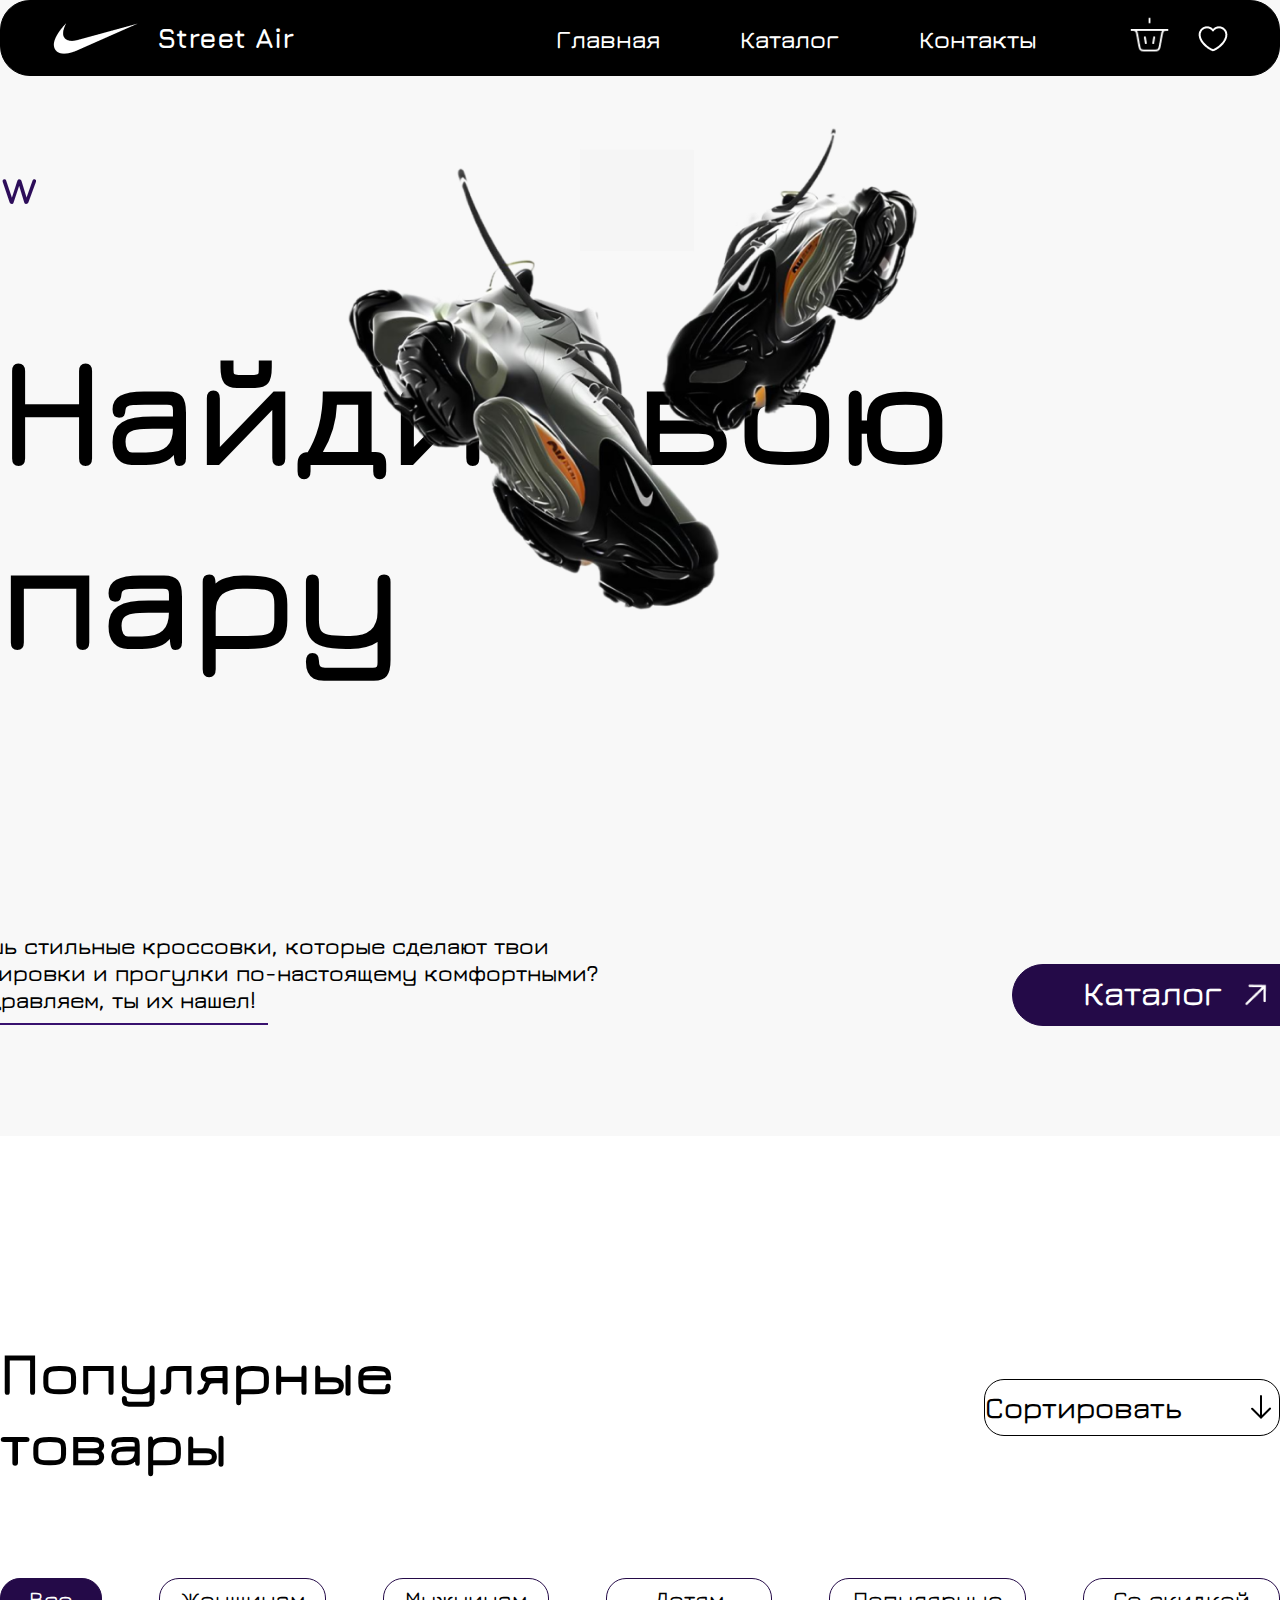
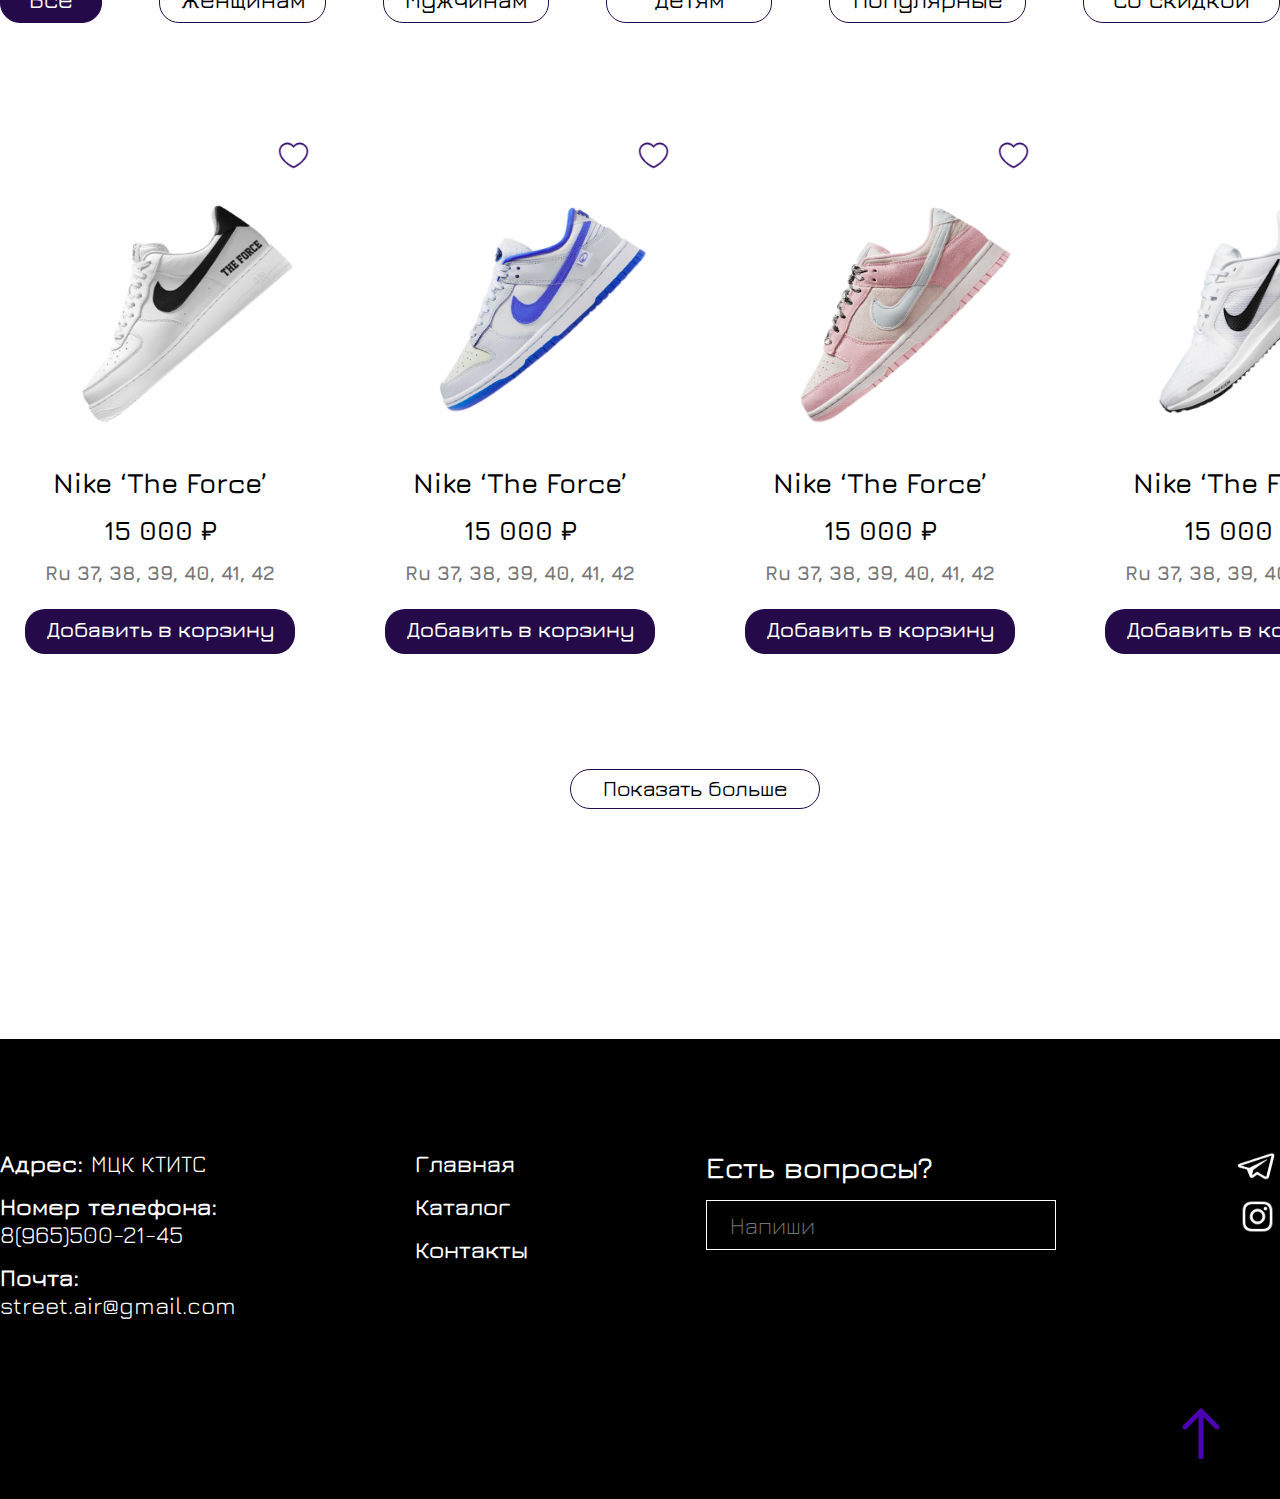
<file: index.html>
<!DOCTYPE html>
<html lang="ru">

<head>
    <meta charset="UTF-8">
    <meta http-equiv="X-UA-Compatible" content="IE=edge">
    <meta name="viewport" content="width=device-width, initial-scale=1.0">
    <link rel="shortcut icon" href="assets/header/Mask group1.png" type="image/x-icon">
    <link rel="stylesheet" href="assets/css/style.css">
    <title>Street Air</title>
</head>

<body>
    <a class="to-up" href="#"></a>
    <!--HEADER-->
    <header>
        <div class="container">
            <div class="head">
                <div class="head-logo">
                    <img src="assets/header/Mask group.png" alt="#">
                    <p>Street Air</p>
                </div>

                <div class="head-text">
                    <input type="checkbox" id="burger">
                    <label for="burger"></label>
                    <div class="menu">
                        <nav>
                            <a href="index.html" class="nav_a">Главная</a>
                            <a href="catalog.html" class="nav_a">Каталог</a>
                            <a href="#contacts" class="nav_a">Контакты</a>
                        </nav>
                    </div>
                    <div class="head-text-icon">
                        <a href="korzina.html"><img src="assets/header/lets-icons_basket.png" alt="#"></a>
                        <img class="heart" src="assets/header/icon-park-outline_like.png" alt="#">
                    </div>
                </div>
            </div>

        </div>
        </div>
    </header>
    <!--HEADER-->


    <!--BANNER-->
    <div class="banner">
        <div class="container">
            <div class="banner-block">
                <div class="banner-icon">
                    <a href="#popular">new</a>
                    <div class="banner-icon-img">
                        <img src="assets/banner/image 8.png" alt="#">
                        <img src="assets/banner/image 9.png" alt="#">
                    </div>
                </div>

                <h1>Найди свою пару</h1>
                <div class="banner-img">
                    <img src="assets/banner/Group 1.png" alt="#">
                </div>

                <div class="banner-text">
                    <p>Ищешь стильные кроссовки, которые сделают твои тренировки и прогулки по-настоящему комфортными?
                        Поздравляем, ты их нашел!</p>
                    <div class="banner-text-btn">
                        <a href="catalog.html">Каталог</a>
                        <img src="assets/banner/clarity_arrow-line.png" alt="#">
                    </div>
                </div>
            </div>
        </div>
    </div>
    <!--BANNER-->


    <!--POPULAR-->
    <div id="popular" class="popular">
        <div class="container">
            <div class="popular-block">
                <div class="popular-title">
                    <h2>Популярные товары</h2>
                    <div class="popular-title-btn">
                        <a href="#">Сортировать</a>
                        <img src="assets/popular/clarity_arrow-line.png" alt="#">
                    </div>
                </div>

                <div class="popular-categories">
                    <a class="purple" href="#">Все</a>
                    <a href="#">Женщинам</a>
                    <a href="#">Мужчинам</a>
                    <a href="#">Детям</a>
                    <a class="big" href="#">Популярные</a>
                    <a class="big" href="#">Со скидкой</a>
                </div>

                <div class="popular-cards">
                    <div class="popular-card">
                        <div class="popular-card-img">
                            <img src="assets/popular/icon-park-outline_like.png" alt="#">
                            <img class="sneakers" src="assets/popular/Group 3.png" alt="#">
                        </div>
                        <div class="popular-card-text">
                            <h5>Nike ‘The Forсe’</h5>
                            <p class="price">15 000 ₽</p>
                            <p>Ru 37, 38, 39, 40, 41, 42 </p>
                        </div>
                        <a href="korzina.html">Добавить в корзину</a>
                    </div>

                    <div class="popular-card">
                        <div class="popular-card-img">
                            <img src="assets/popular/icon-park-outline_like.png" alt="#">
                            <img class="sneakers"
                                src="assets/popular/fa41b292668ea5515579c37b588d17bd6eeea10b_original 1.png" alt="#">
                        </div>
                        <div class="popular-card-text">
                            <h5>Nike ‘The Forсe’</h5>
                            <p class="price">15 000 ₽</p>
                            <p>Ru 37, 38, 39, 40, 41, 42 </p>
                        </div>
                        <a href="korzina.html">Добавить в корзину</a>
                    </div>

                    <div class="popular-card">
                        <div class="popular-card-img">
                            <img src="assets/popular/icon-park-outline_like.png" alt="#">
                            <img class="sneakers"
                                src="assets/popular/4799c2038b54c4da83403f87fa90fcb45805e352_original 1.png" alt="#">
                        </div>
                        <div class="popular-card-text">
                            <h5>Nike ‘The Forсe’</h5>
                            <p class="price">15 000 ₽</p>
                            <p>Ru 37, 38, 39, 40, 41, 42 </p>
                        </div>
                        <a href="korzina.html">Добавить в корзину</a>
                    </div>

                    <div class="popular-card">
                        <div class="popular-card-img">
                            <img src="assets/popular/icon-park-outline_like.png" alt="#">
                            <img class="sneakers" src="assets/popular/2ddfe12382df4ceca29f96ac99567703 1.png" alt="#">
                        </div>
                        <div class="popular-card-text">
                            <h5>Nike ‘The Forсe’</h5>
                            <p class="price">15 000 ₽</p>
                            <p>Ru 37, 38, 39, 40, 41, 42 </p>
                        </div>
                        <a href="korzina.html">Добавить в корзину</a>
                    </div>
                </div>
                <a class="view" href="#">Показать больше</a>
            </div>
        </div>
    </div>
    <!--POPULAR-->


    <!--FOOTER-->
    <footer>
        <div id="contacts" class="container">
            <div class="footer-block">
                <div class="footer-info">
                    <p> <span class="black"> Адрес: </span> МЦК КТИТС</p>
                    <p><span class="black">Номер телефона:</span> <br>8(965)500-21-45</p>
                    <p><span class="black">Почта:</span><br> street.air@gmail.com</p>
                </div>
                <div class="footer-nav">
                    <a href="index.html">Главная</a>
                    <a href="catalog.html">Каталог</a>
                    <a href="#contacts">Контакты</a>
                </div>
                <div class="footer-answ">
                    <p>Есть вопросы?</p>
                    <input type="text" placeholder="Напиши">
                </div>
                <div class="footer-img">
                    <img src="assets/foo/Mask group.png" alt="#">
                    <img src="assets/foo/Mask group1.png" alt="#">
                </div>
            </div>
        </div>
    </footer>
    <!--FOOTER-->

</body>

</html>
</file>
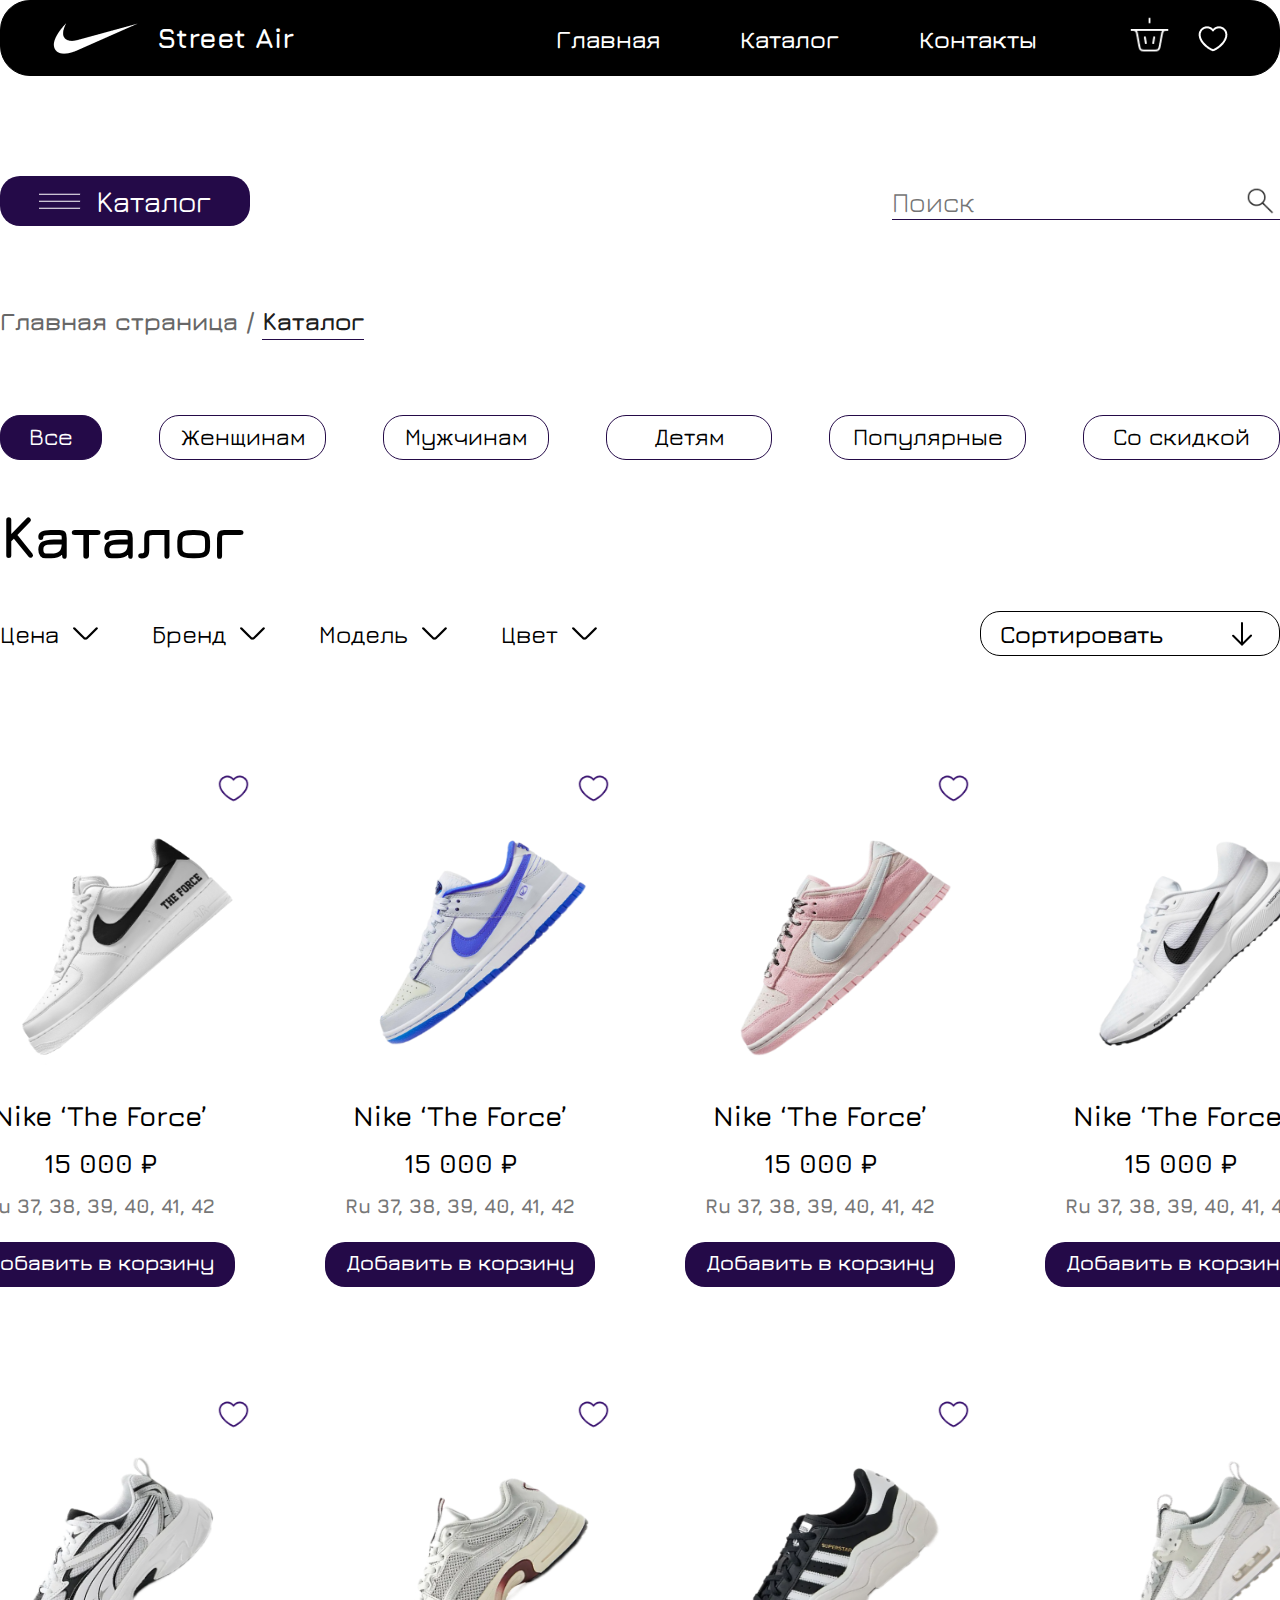
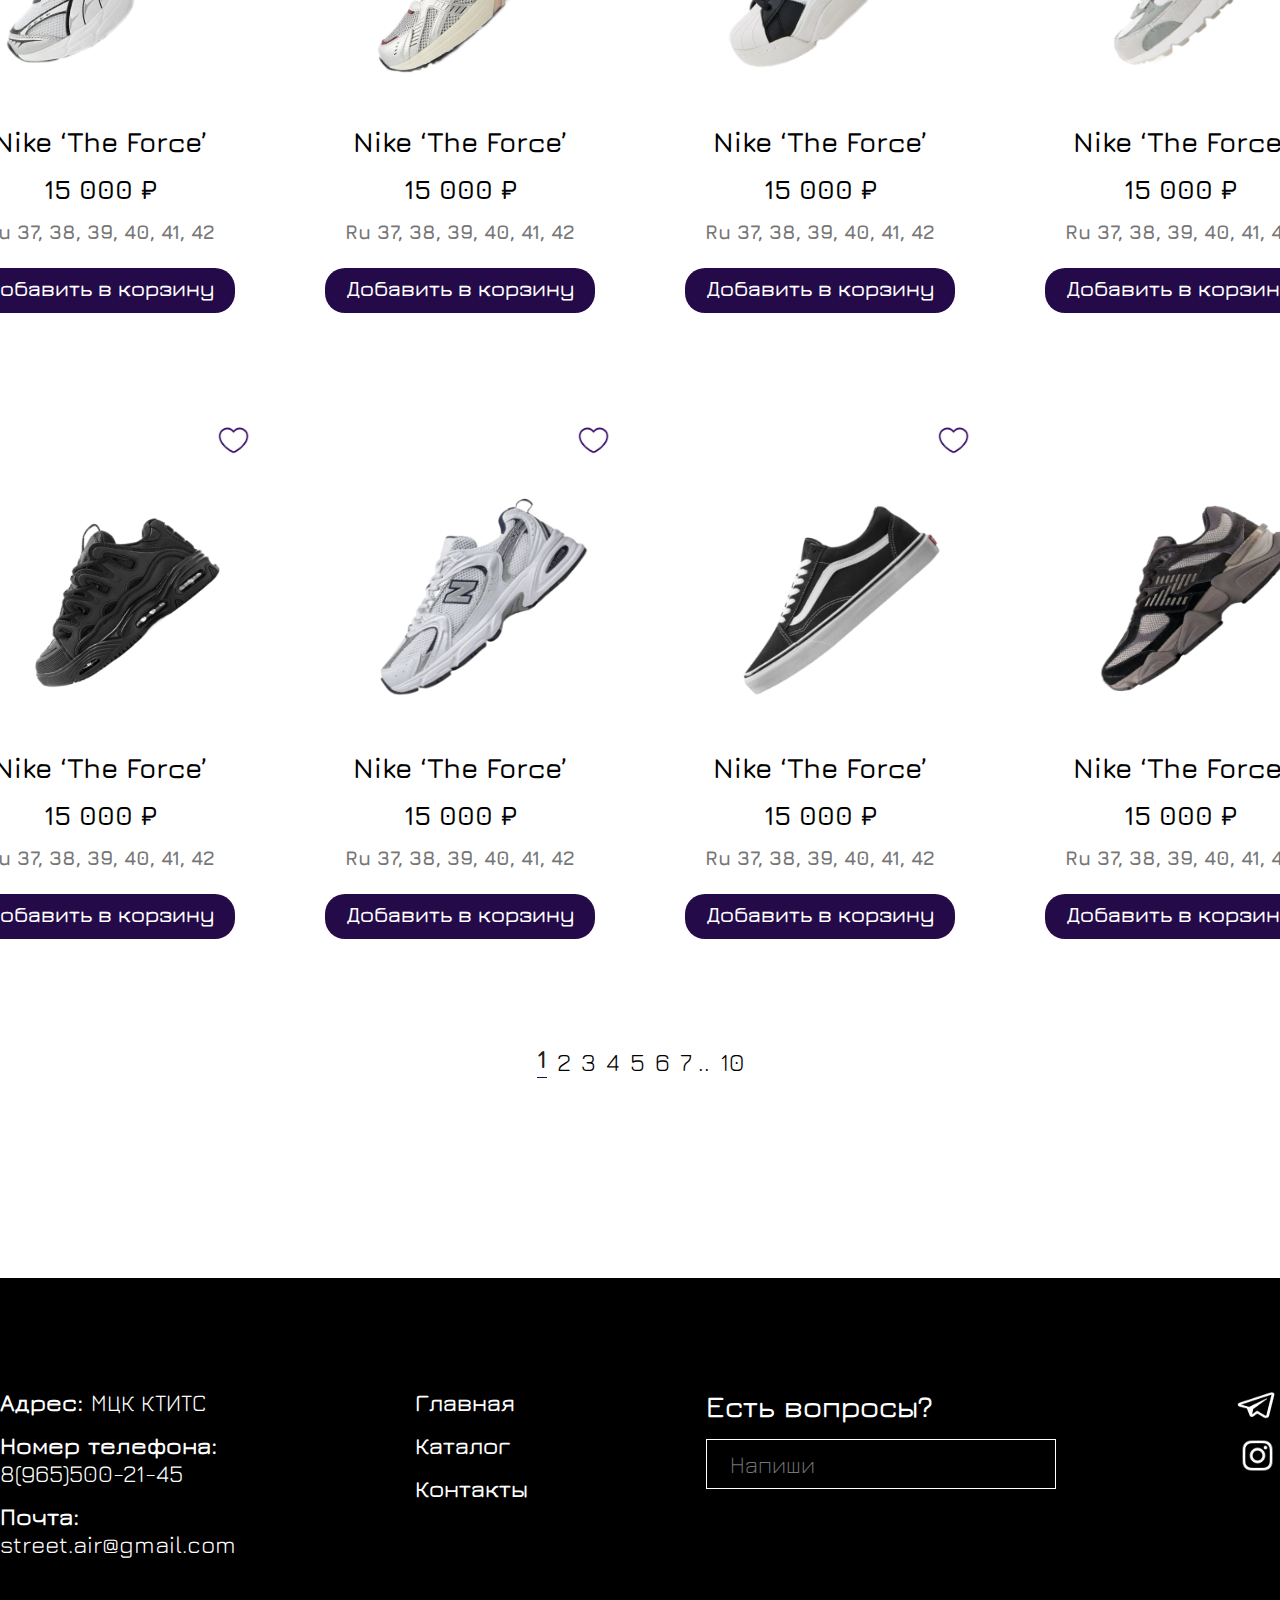
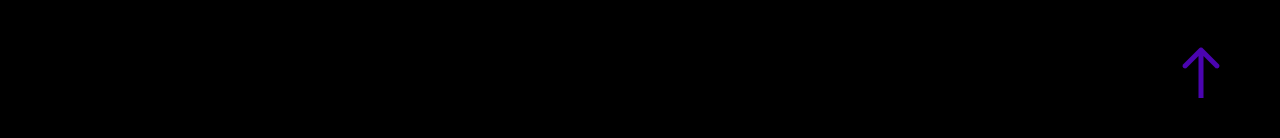
<file: catalog.html>
<!DOCTYPE html>
<html lang="ru">

<head>
    <meta charset="UTF-8">
    <meta http-equiv="X-UA-Compatible" content="IE=edge">
    <meta name="viewport" content="width=device-width, initial-scale=1.0">
    <link rel="stylesheet" href="assets/css/style.css">
    <link rel="shortcut icon" href="assets/header/Mask group1.png" type="image/x-icon">
    <title>Street Air</title>
</head>

<body>
    <a class="to-up" href="#"></a>
    <!--HEADER-->
    <div class="header">
        <div class="container">
            <div class="head">
                <div class="head-logo">
                    <img src="assets/header/Mask group.png" alt="#">
                    <p>Street Air</p>
                </div>

                <div class="head-text">
                    <input type="checkbox" id="burger">
                    <label for="burger"></label>
                    <div class="menu">
                        <nav>
                            <a href="index.html" class="nav_a">Главная</a>
                            <a href="catalog.html" class="nav_a">Каталог</a>
                            <a href="#contacts" class="nav_a">Контакты</a>
                        </nav>
                    </div>
                    <div class="head-text-icon">
                        <a href="korzina.html"> <img src="assets/header/lets-icons_basket.png" alt="#"></a>
                        <img class="heart" src="assets/header/icon-park-outline_like.png" alt="#">
                    </div>
                </div>
            </div>
        </div>
    </div>
    <!--HEADER-->


    <!--CATALOG-->
    <div class="catalog">
        <div class="container">
            <div class="catalog-block">
                <div class="catalog-head">
                    <div class="catalog-head-menu">
                        <div class="catalog-head-menu-img">
                            <img src="assets/catalog/Line 4.png" alt="#">
                            <img src="assets/catalog/Line 4.png" alt="#">
                            <img src="assets/catalog/Line 4.png" alt="#">
                        </div>
                        <p>Kаталог</p>
                    </div>
                    <div class="catalog-head-search">
                        <input type="text" placeholder="Поиск">
                        <img src="assets/catalog/material-symbols-light_search.png" alt="#">
                    </div>
                </div>

                <p class="p">Главная страница / <span class="black"> Kаталог </span></p>

                <div class="popular-categories">
                    <a class="purple" href="#">Все</a>
                    <a href="#">Женщинам</a>
                    <a href="#">Мужчинам</a>
                    <a href="#">Детям</a>
                    <a class="big" href="#">Популярные</a>
                    <a class="big" href="#">Со скидкой</a>
                </div>

                <h2>Kаталог</h2>

                <div class="catalog-filter">
                    <div class="catalog-filter-arrow">
                        <div class="catalog-filter-arrow-1">
                            <a href="#">Цeна</a>
                            <img src="assets/catalog/oui_arrow-up.png" alt="#">
                        </div>
                        <div class="catalog-filter-arrow-1">
                            <a href="#">Брeнд</a>
                            <img src="assets/catalog/oui_arrow-up.png" alt="#">
                        </div>
                        <div class="catalog-filter-arrow-1">
                            <a href="#">Модeль</a>
                            <img src="assets/catalog/oui_arrow-up.png" alt="#">
                        </div>
                        <div class="catalog-filter-arrow-1">
                            <a href="#">Цвeт</a>
                            <img src="assets/catalog/oui_arrow-up.png" alt="#">
                        </div>
                    </div>

                    <div class="catalog-title-btn">
                        <a href="#">Сортировать</a>
                        <img src="assets/popular/clarity_arrow-line.png" alt="#">
                    </div>
                </div>



                <div class="catalog-cards">
                    <div class="catalog-cards-group">
                        <div class="popular-card">
                            <div class="popular-card-img">
                                <img src="assets/popular/icon-park-outline_like.png" alt="#">
                                <img class="sneakers" src="assets/popular/Group 3.png" alt="#">
                            </div>
                            <div class="popular-card-text">
                                <h5>Nike ‘The Forсe’</h5>
                                <p class="price">15 000 ₽</p>
                                <p>Ru 37, 38, 39, 40, 41, 42 </p>
                            </div>
                            <a href="korzina.html">Добавить в корзину</a>
                        </div>

                        <div class="popular-card">
                            <div class="popular-card-img">
                                <img src="assets/popular/icon-park-outline_like.png" alt="#">
                                <img class="sneakers"
                                    src="assets/popular/fa41b292668ea5515579c37b588d17bd6eeea10b_original 1.png"
                                    alt="#">
                            </div>
                            <div class="popular-card-text">
                                <h5>Nike ‘The Forсe’</h5>
                                <p class="price">15 000 ₽</p>
                                <p>Ru 37, 38, 39, 40, 41, 42 </p>
                            </div>
                            <a href="korzina.html">Добавить в корзину</a>
                        </div>

                        <div class="popular-card">
                            <div class="popular-card-img">
                                <img src="assets/popular/icon-park-outline_like.png" alt="#">
                                <img class="sneakers"
                                    src="assets/popular/4799c2038b54c4da83403f87fa90fcb45805e352_original 1.png"
                                    alt="#">
                            </div>
                            <div class="popular-card-text">
                                <h5>Nike ‘The Forсe’</h5>
                                <p class="price">15 000 ₽</p>
                                <p>Ru 37, 38, 39, 40, 41, 42 </p>
                            </div>
                            <a href="korzina.html">Добавить в корзину</a>
                        </div>

                        <div class="popular-card">
                            <div class="popular-card-img">
                                <img src="assets/popular/icon-park-outline_like.png" alt="#">
                                <img class="sneakers" src="assets/popular/2ddfe12382df4ceca29f96ac99567703 1.png"
                                    alt="#">
                            </div>
                            <div class="popular-card-text">
                                <h5>Nike ‘The Forсe’</h5>
                                <p class="price">15 000 ₽</p>
                                <p>Ru 37, 38, 39, 40, 41, 42 </p>
                            </div>
                            <a href="korzina.html">Добавить в корзину</a>
                        </div>
                    </div>


                    <div class="catalog-cards-group">
                        <div class="popular-card">
                            <div class="popular-card-img">
                                <img src="assets/popular/icon-park-outline_like.png" alt="#">
                                <img class="sneakers" src="assets/catalog/1.png" alt="#">
                            </div>
                            <div class="popular-card-text">
                                <h5>Nike ‘The Forсe’</h5>
                                <p class="price">15 000 ₽</p>
                                <p>Ru 37, 38, 39, 40, 41, 42 </p>
                            </div>
                            <a href="korzina.html">Добавить в корзину</a>
                        </div>

                        <div class="popular-card">
                            <div class="popular-card-img">
                                <img src="assets/popular/icon-park-outline_like.png" alt="#">
                                <img class="sneakers" src="assets/catalog/2.png" alt="#">
                            </div>
                            <div class="popular-card-text">
                                <h5>Nike ‘The Forсe’</h5>
                                <p class="price">15 000 ₽</p>
                                <p>Ru 37, 38, 39, 40, 41, 42 </p>
                            </div>
                            <a href="korzina.html">Добавить в корзину</a>
                        </div>

                        <div class="popular-card">
                            <div class="popular-card-img">
                                <img src="assets/popular/icon-park-outline_like.png" alt="#">
                                <img class="sneakers" src="assets/catalog/3.png" alt="#">
                            </div>
                            <div class="popular-card-text">
                                <h5>Nike ‘The Forсe’</h5>
                                <p class="price">15 000 ₽</p>
                                <p>Ru 37, 38, 39, 40, 41, 42 </p>
                            </div>
                            <a href="korzina.html">Добавить в корзину</a>
                        </div>

                        <div class="popular-card">
                            <div class="popular-card-img">
                                <img src="assets/popular/icon-park-outline_like.png" alt="#">
                                <img class="sneakers" src="assets/catalog/4.png" alt="#">
                            </div>
                            <div class="popular-card-text">
                                <h5>Nike ‘The Forсe’</h5>
                                <p class="price">15 000 ₽</p>
                                <p>Ru 37, 38, 39, 40, 41, 42 </p>
                            </div>
                            <a href="korzina.html">Добавить в корзину</a>
                        </div>
                    </div>



                    <div class="catalog-cards-group">
                        <div class="popular-card">
                            <div class="popular-card-img">
                                <img src="assets/popular/icon-park-outline_like.png" alt="#">
                                <img class="sneakers" src="assets/catalog/5.png" alt="#">
                            </div>
                            <div class="popular-card-text">
                                <h5>Nike ‘The Forсe’</h5>
                                <p class="price">15 000 ₽</p>
                                <p>Ru 37, 38, 39, 40, 41, 42 </p>
                            </div>
                            <a href="korzina.html">Добавить в корзину</a>
                        </div>

                        <div class="popular-card">
                            <div class="popular-card-img">
                                <img src="assets/popular/icon-park-outline_like.png" alt="#">
                                <img class="sneakers" src="assets/catalog/6.png" alt="#">
                            </div>
                            <div class="popular-card-text">
                                <h5>Nike ‘The Forсe’</h5>
                                <p class="price">15 000 ₽</p>
                                <p>Ru 37, 38, 39, 40, 41, 42 </p>
                            </div>
                            <a href="tovar.html">Добавить в корзину</a>
                        </div>

                        <div class="popular-card">
                            <div class="popular-card-img">
                                <img src="assets/popular/icon-park-outline_like.png" alt="#">
                                <img class="sneakers" src="assets/catalog/7.png" alt="#">
                            </div>
                            <div class="popular-card-text">
                                <h5>Nike ‘The Forсe’</h5>
                                <p class="price">15 000 ₽</p>
                                <p>Ru 37, 38, 39, 40, 41, 42 </p>
                            </div>
                            <a href="korzina.html">Добавить в корзину</a>
                        </div>

                        <div class="popular-card">
                            <div class="popular-card-img">
                                <img src="assets/popular/icon-park-outline_like.png" alt="#">
                                <img class="sneakers" src="assets/catalog/8.png" alt="#">
                            </div>
                            <div class="popular-card-text">
                                <h5>Nike ‘The Forсe’</h5>
                                <p class="price">15 000 ₽</p>
                                <p>Ru 37, 38, 39, 40, 41, 42 </p>
                            </div>
                            <a href="korzina.html">Добавить в корзину</a>
                        </div>
                    </div>
                    <div class="catalog-numbers">
                        <p class="black">1</p>
                        <p>2</p>
                        <p>3</p>
                        <p>4</p>
                        <p>5</p>
                        <p>6</p>
                        <p>7 ..</p>
                        <p>10</p>
                    </div>
                </div>




            </div>
        </div>
    </div>
    <!--CATALOG-->


    <!--FOOTER-->
    <footer>
        <div id="contacts" class="container">
            <div class="footer-block">
                <div class="footer-info">
                    <p> <span class="black"> Адрес: </span> МЦК КТИТС</p>
                    <p><span class="black">Номер телефона:</span> <br>8(965)500-21-45</p>
                    <p><span class="black">Почта:</span><br> street.air@gmail.com</p>
                </div>
                <div class="footer-nav">
                    <a href="index.html">Главная</a>
                    <a href="catalog.html">Каталог</a>
                    <a href="#contacts">Контакты</a>
                </div>
                <div class="footer-answ">
                    <p>Есть вопросы?</p>
                    <input type="text" placeholder="Напиши">
                </div>
                <div class="footer-img">
                    <img src="assets/foo/Mask group.png" alt="#">
                    <img src="assets/foo/Mask group1.png" alt="#">
                </div>
            </div>
        </div>
    </footer>
    <!--FOOTER-->

</body>

</html>
</file>
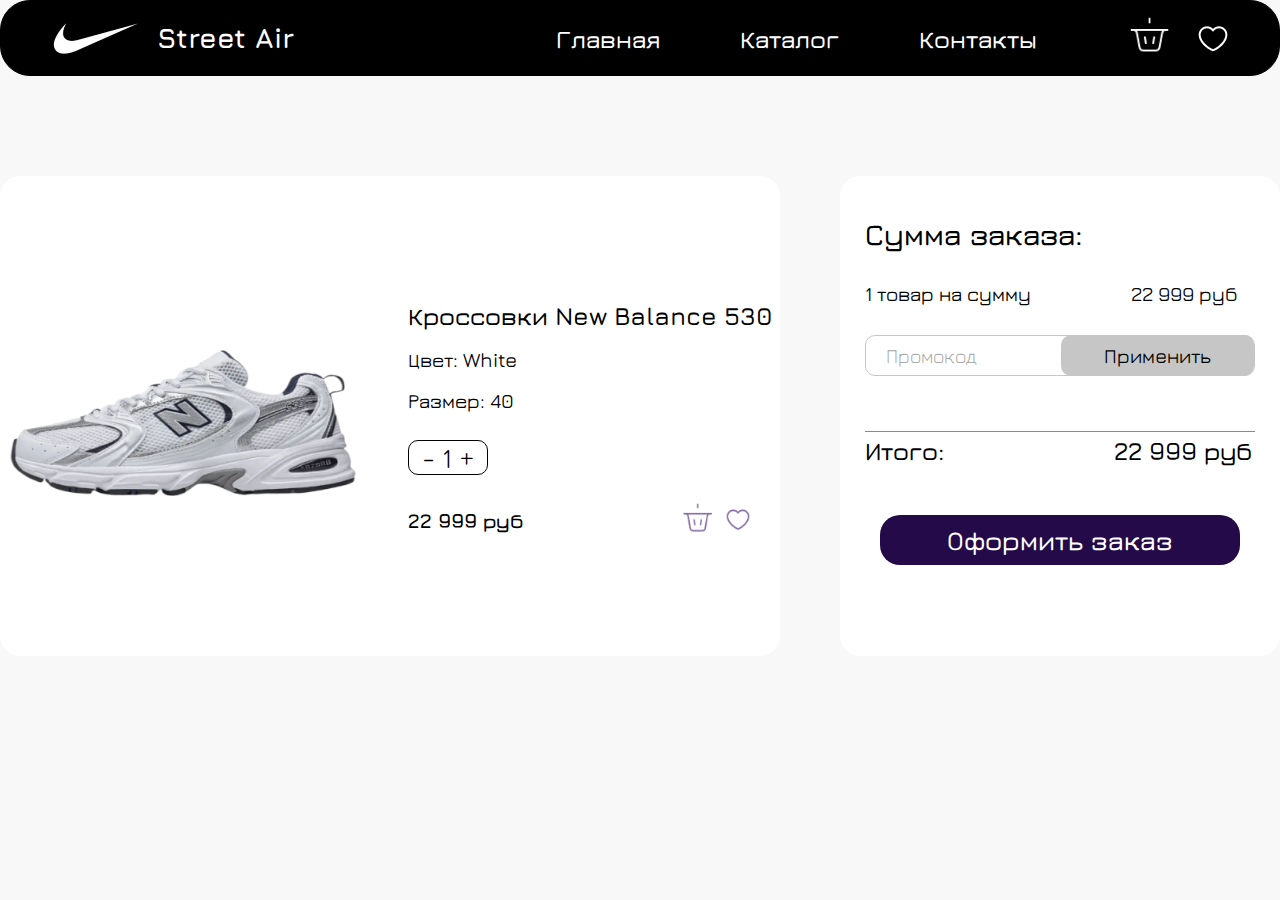
<file: korzina.html>
<!DOCTYPE html>
<html lang="ru">

<head>
    <meta charset="UTF-8">
    <meta http-equiv="X-UA-Compatible" content="IE=edge">
    <meta name="viewport" content="width=device-width, initial-scale=1.0">
    <link rel="stylesheet" href="assets/css/style.css">
    <link rel="shortcut icon" href="assets/header/Mask group1.png" type="image/x-icon">
    <title>Street Air</title>
</head>

<body class="color">
    <!--HEADER-->
    <header>
        <div class="container">
            <div class="head">
                <div class="head-logo">
                    <img src="assets/header/Mask group.png" alt="#">
                    <p>Street Air</p>
                </div>

                <div class="head-text">
                    <input type="checkbox" id="burger">
                    <label for="burger"></label>
                    <div class="menu">
                        <nav>
                            <a href="index.html" class="nav_a">Главная</a>
                            <a href="catalog.html" class="nav_a">Каталог</a>
                            <a href="#contacts" class="nav_a">Контакты</a>
                        </nav>
                    </div>
                    <div class="head-text-icon">
                        <a href="korzina.html"><img src="assets/header/lets-icons_basket.png" alt="#"></a>
                        <img class="heart" src="assets/header/icon-park-outline_like.png" alt="#">
                    </div>
                </div>
            </div>
        </div>
    </header>
    <!--HEADER-->

    <!--KORZINA-->
    <div class="korzina">
        <div class="container">
            <div class="korzina-block">
                <div class="korzina-card-1">
                    <img src="assets/korzina/ff62dbfbcf964e2c9b165397f376ab9a-fotor-bg-remover-20240129191559 3.png"
                        alt="#">
                    <div class="korzina-card-1-text">
                        <h3>Кроссовки New Balance 530</h3>
                        <p>Цвет: White</p>
                        <p>Размер: 40 </p>
                        <a href="#">- 1 +</a>
                        <div class="price">
                            <p>22 999 руб</p>
                            <!-- Привeт зарина мандарина -->
                            <div class="price-btn">
                                <img src="assets/korzina/Vector.png" alt="#">
                                <img class="like" src="assets/korzina/icon-park-outline_like.png" alt="#">
                            </div>
                        </div>

                    </div>
                </div>
                <div class="korzina-card-2">
                    <h3>Сумма заказа:</h3>
                    <div class="price">
                        <p>1 товар на сумму</p>
                        <p>22 999 руб</p>
                    </div>

                    <div class="promo">
                        <div class="promo-btn">
                            <input type="text" placeholder="Промокод">
                        </div>
                        <div class="promo-btn2">
                            <p>Примeнить</p>
                        </div>
                    </div>

                    <div class="new-price">
                        <p>Итого:</p>
                        <p>22 999 руб</p>
                    </div>

                    <button>Оформить заказ</button>
                </div>
            </div>
        </div>
    </div>
    <!--KORZINA-->




</body>

</html>
</file>
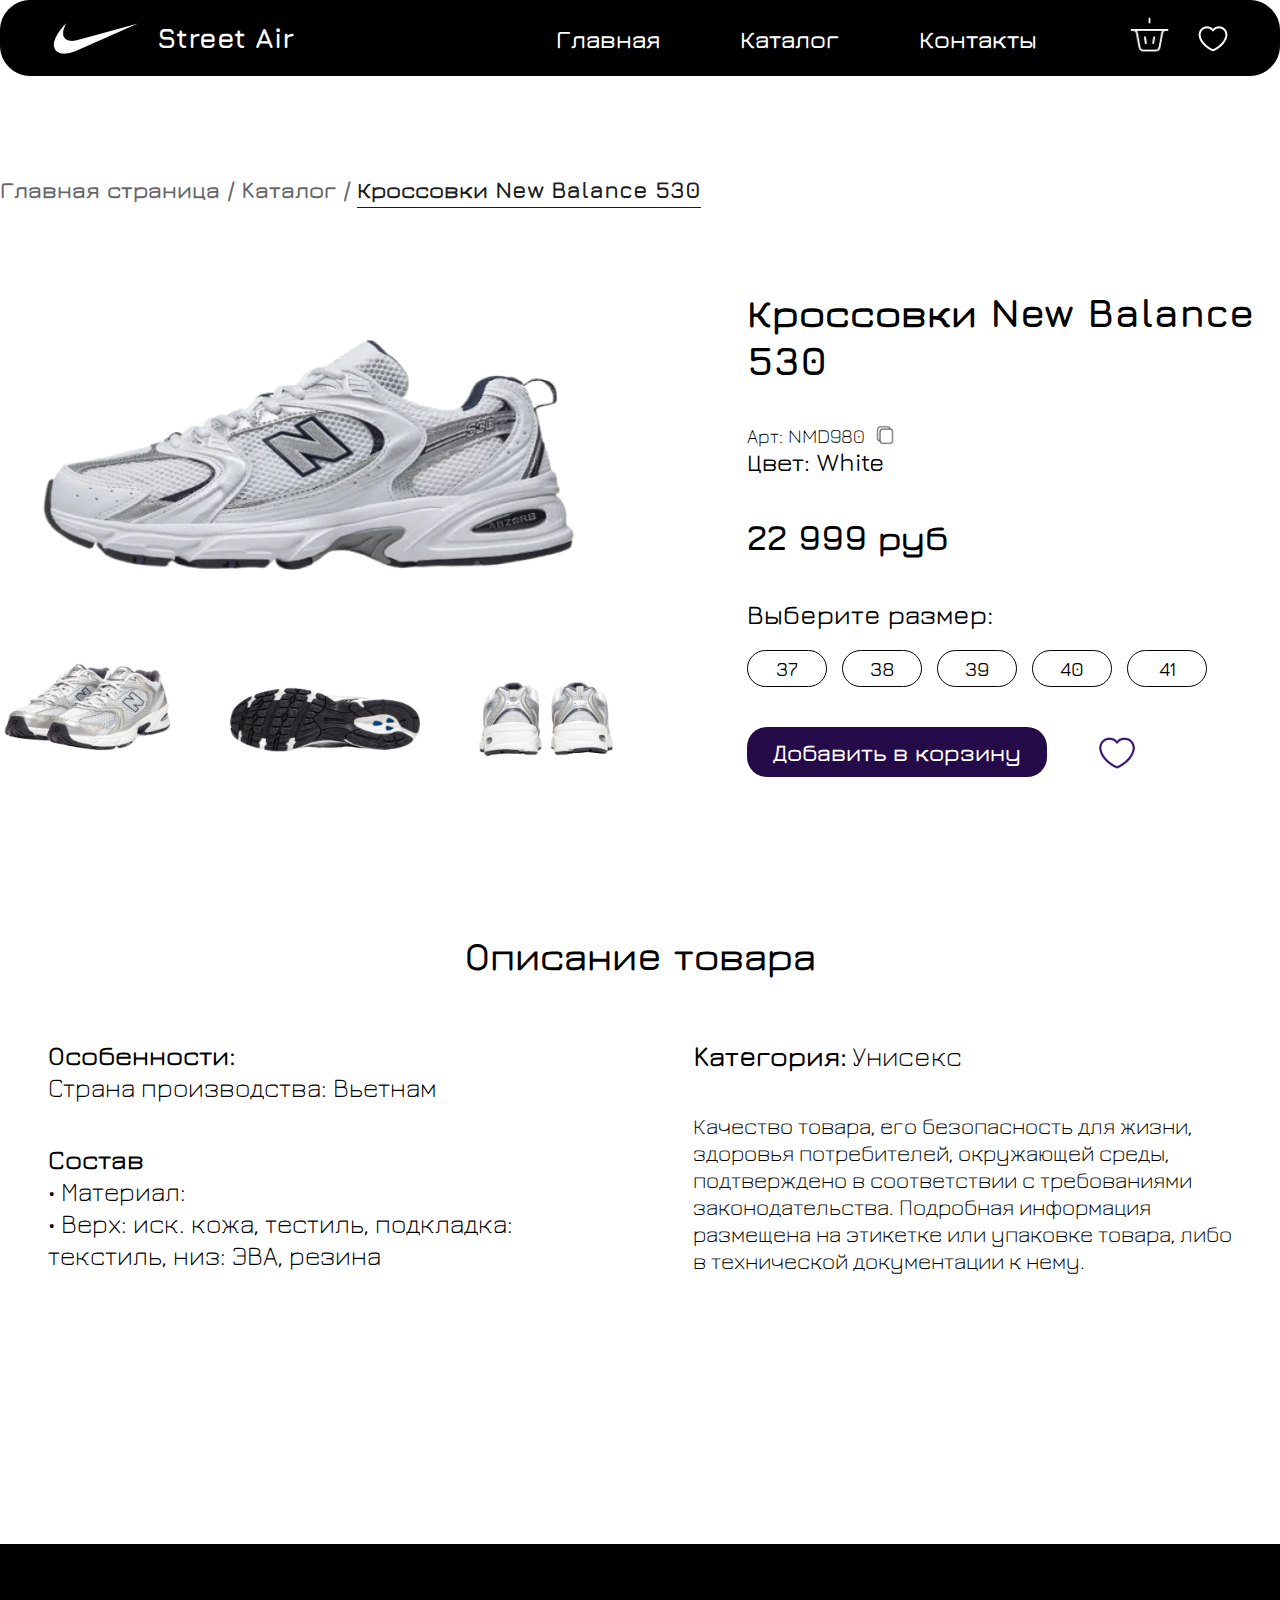
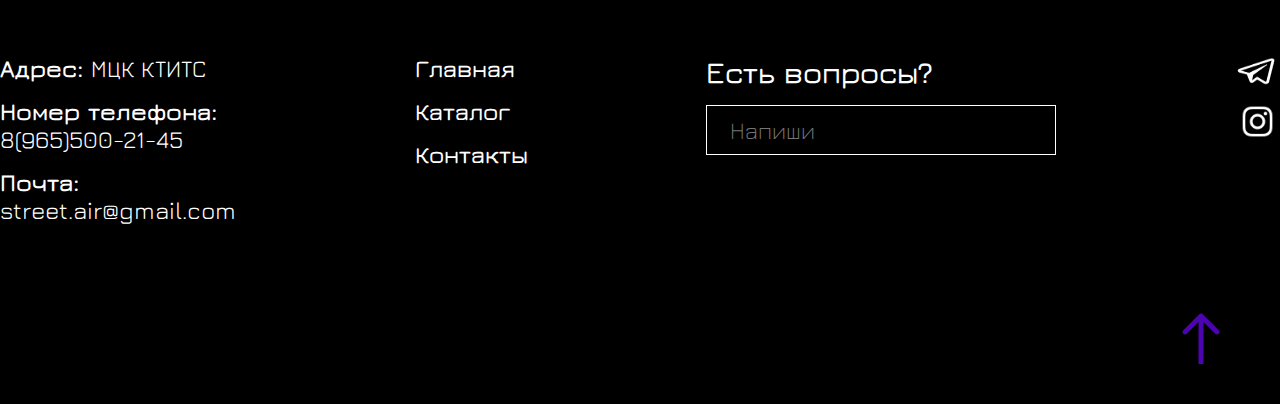
<file: tovar.html>
<!DOCTYPE html>
<html lang="ru">

<head>
    <meta charset="UTF-8">
    <meta name="viewport" content="width=device-width, initial-scale=1.0">
    <link rel="stylesheet" href="assets/css/style.css">
    <link rel="shortcut icon" href="assets/header/Mask group1.png" type="image/x-icon">
    <title>Street Air</title>
</head>

<body>
    <a class="to-up" href="#"></a>
    <!--HEADER-->
    <div class="header">
        <div class="container">
            <div class="head">
                <div class="head-logo">
                    <img src="assets/header/Mask group.png" alt="#">
                    <p>Street Air</p>
                </div>

                <div class="head-text">
                    <input type="checkbox" id="burger">
                    <label for="burger"></label>
                    <div class="menu">
                        <nav>
                            <a href="index.html" class="nav_a">Главная</a>
                            <a href="catalog.html" class="nav_a">Каталог</a>
                            <a href="#contacts" class="nav_a">Контакты</a>
                        </nav>
                    </div>
                    <div class="head-text-icon">
                        <a href="korzina.html"><img src="assets/header/lets-icons_basket.png" alt="#"></a>
                        <img class="heart" src="assets/header/icon-park-outline_like.png" alt="#">
                    </div>
                </div>
            </div>
        </div>
    </div>
    <!--HEADER-->

    <!--TOVAR-->
    <div class="tovar">
        <div class="container">
            <div class="tovar-block">
                <p class="p">Главная страница / Kаталог / <span class="black"> Кроссовки New Balance 530</span></p>
                <div class="tovar-content">
                    <div class="tovar-content-part1">
                        <div class="tovar-content-img">
                            <img src="assets/tovar/1.png" alt="#">
                            <div class="tovar-content-img-small">
                                <img src="assets/tovar/2.png" alt="#">
                                <img class="two" src="assets/tovar/3.png" alt="#">
                                <img class="three" src="assets/tovar/4.png" alt="#">
                            </div>
                        </div>

                        <div class="tovar-content-text">
                            <h2>Кроссовки New Balance 530</h2>

                            <div class="art-color">
                                <div class="art">
                                    <p>Арт: NMD980</p>
                                    <img src="assets/tovar/solar_copy-outline.png" alt="#">
                                </div>
                                <p>Цвет: White</p>
                            </div>

                            <p class="price">22 999 руб</p>

                            <div class="size">
                                <p>Выбeритe размeр:</p>
                                <div class="size-btn">
                                    <a href="#">37</a>
                                    <a href="#">38</a>
                                    <a href="#">39</a>
                                    <a href="#">40</a>
                                    <a href="#">41</a>
                                </div>
                            </div>

                            <div class="tovar-btn">
                                <a href="#">Добавить в корзину </a>
                                <img src="assets/tovar/icon-park-outline_like (1).png" alt="#">
                            </div>
                        </div>
                    </div>


                    <div class="tovar-content-part2">
                        <div class="tovar-opisanie">
                            <h3>Описаниe товара</h3>
                            <div class="tovar-opisanie-cards">
                                <div class="tovar-opisanie-card">
                                    <div class="tovar-card-p">
                                        <p class="hard">Особенности:</p>
                                        <p>Страна производства: Вьетнам</p>
                                    </div>
                                    <div class="tovar-card-p">
                                        <p class="hard">Состав</p>
                                        <p> • Материал:</p>
                                        <p>• Верх: иск. кожа, тестиль, подкладка:<br>текстиль, низ: ЭВА, резина</p>

                                    </div>
                                </div>
                                <div class="tovar-opisanie-card">
                                    <div class="tovar-card-p2">
                                        <p class="hard">Kатeгория: </p>
                                        <p>Унисeкс</p>
                                    </div>
                                    <div class="tovar-card-p">
                                        <p class="much">Качество товара, его безопасность для жизни, здоровья
                                            потребителей,
                                            окружающей
                                            среды, подтверждено в соответствии с требованиями законодательства.
                                            Подробная
                                            информация размещена на этикетке или упаковке товара, либо в технической
                                            документации к нему.</p>

                                    </div>
                                </div>
                            </div>
                        </div>
                    </div>
                </div>
            </div>
        </div>
    </div>
    <!--TOVAR-->



    <!--FOOTER-->
    <footer>
        <div id="contacts" class="container">
            <div class="footer-block">
                <div class="footer-info">
                    <p> <span class="black"> Адрес: </span> МЦК КТИТС</p>
                    <p><span class="black">Номер телефона:</span> <br>8(965)500-21-45</p>
                    <p><span class="black">Почта:</span><br> street.air@gmail.com</p>
                </div>
                <div class="footer-nav">
                    <a href="index.html">Главная</a>
                    <a href="catalog.html">Каталог</a>
                    <a href="#contacts">Контакты</a>
                </div>
                <div class="footer-answ">
                    <p>Есть вопросы?</p>
                    <input type="text" placeholder="Напиши">
                </div>
                <div class="footer-img">
                    <img src="assets/foo/Mask group.png" alt="#">
                    <img src="assets/foo/Mask group1.png" alt="#">
                </div>
            </div>
        </div>
    </footer>
    <!--FOOTER-->
</body>

</html>
</file>
<file: assets/css/style.css>
* {
    margin: 0;
    padding: 0;
    box-sizing: border-box;
    text-decoration: none;
    list-style: none;
    font-family: 'Jura';
    scroll-behavior: smooth;
    position: relative;
}

@font-face {
    font-family: 'Jura';
    src: url(../fonts/Jura.ttf);
}

.container {
    max-width: 1400px;
    width: 100%;
    margin: 0 auto;
}

.to-up {
    content: url(..//header/Arrow\ 1.png);
    position: absolute;
    z-index: 1000;
    bottom: 40px;
    right: 60px;
    cursor: pointer;
}

/*HEADER*/
header {
    background-color: #F8F8F8;
}

.head {
    display: flex;
    justify-content: space-between;
    align-items: center;
    background-color: black;
    border: 1px solid #000;
    border-radius: 30px;
    padding: 12px 50px;
}

.menu {
    display: flex;
    gap: 90px;
}

.menu nav{
    display: flex;
    gap: 80px;
}
.head-logo {
    display: flex;
    flex-direction: row;
    gap: 16px;
}

.head-logo img {
    width: 89.535px;
    height: 35px;
}

.head-logo p {
    color: #fff;
    font-size: 28px;
    font-style: normal;
    font-weight: 700;
}

.head-text {
    display: flex;
    flex-direction: row;
    justify-content: center;
    align-items: center;
    gap: 90px;
}

.head-text-icon {
    display: flex;
    flex-direction: row;
    justify-content: center;
    align-items: center;
    gap: 25px;
}

.head-text-icon .heart {
    width: 32px;
    height: 32px;
}

.head-text-icon img {
    width: 45px;
    height: 45px;
}

.head-text-icon img:hover {
    transition: 0.5s;
    cursor: pointer;
    transform: scale(1.1);
}

.head-text a {
    color: #FFF;
    font-size: 25px;
    font-style: normal;
    font-weight: 600;
}

.head-text a:hover {
    transition: 0.5s;
    color: rgba(255, 255, 255, 0.445);
}

/*HEADER*/


/*BANNER*/
.banner {
    background-color: #F8F8F8;
    padding-bottom: 110px;
    margin-bottom: 100px;
}

.banner-block {
    display: flex;
    flex-direction: column;
    align-items: center;
    padding-top: 80px;
    position: relative;
}

.banner-icon {
    display: flex;
    flex-direction: row;
    align-items: flex-start;
    gap: 1250px;
}

.banner-icon-img {
    display: flex;
    flex-direction: column;
    align-items: center;
    gap: 16px;
}

.banner-icon a {
    color: #2D0D5A;
    font-size: 50px;
    font-style: normal;
    font-weight: 600;
}

.banner-icon a:hover {
    transform: translateX(20%);
    transition: 1.1s;
}

.banner-block h1 {
    color: #000;
    font-family: Jura;
    font-size: 155px;
    font-style: normal;
    font-weight: 700;
    padding-top: 56px;
}

.banner-img {
    position: absolute;
    top: 50px;
}

.banner-img img {
    width: 588px;
    height: 490px;
}

.banner-text {
    display: flex;
    flex-direction: row;
    align-items: flex-end;
    gap: 370px;
    padding-top: 250px;
}

.banner-text p {
    width: 698px;
    color: #000;
    font-size: 23px;
    font-style: normal;
    font-weight: 600;
    padding-bottom: 13px;
}

.banner-text p::after {
    content: "";
    width: 46.5%;
    position: absolute;
    height: 2px;
    background-color: #38116F;
    bottom: 1px;
    display: flex;
    flex-direction: column;

}

.banner-text-btn {
    display: flex;
    flex-direction: row;
    justify-content: center;
    align-items: center;
    padding-left: 20px;
    gap: 4px;
    border-radius: 50px;
    border: 1px solid #240A48;
    background: #240A48;
    width: 325px;
    height: 62px;
}

.banner-text-btn:hover {
    transform: translateX(-10%);
    transition: 1.1s;
}

.banner-text-btn a {
    color: #FFF;
    font-size: 35px;
    font-style: normal;
    font-weight: 600;
    padding-bottom: 6px;
}

.banner-text-btn img {
    width: 60px;
    height: 60px;
}

/*BANNER*/


/*POPULAR*/
.popular-block {
    display: flex;
    flex-direction: column;
    gap: 100px;
    padding-top: 100px;
    margin-bottom: 230px;
}

.popular-title {
    display: flex;
    flex-direction: row;
    justify-content: center;
    align-items: center;
    gap: 420px;
}

.popular-title h2 {
    color: #000;
    font-size: 60px;
    font-style: normal;
    font-weight: 700;
}

.popular-title-btn {
    display: flex;
    flex-direction: row;
    justify-content: center;
    align-items: center;
    gap: 61px;
    width: 333px;
    height: 57px;
    border-radius: 20px;
    border: 1px solid #000;
}

.popular-title-btn a {
    color: #000;
    font-size: 30px;
    font-style: normal;
    font-weight: 600;
}

.popular-title-btn img {
    width: 36px;
    height: 36px;
}

.popular-categories {
    display: flex;
    flex-direction: row;
    align-items: center;
    gap: 57px;
}

.popular-categories a {
    color: #000;
    font-size: 24px;
    font-style: normal;
    text-align: center;
    padding-top: 6px;
    font-weight: 500;
    width: 200px;
    height: 45px;
    border-radius: 20px;
    border: 1px solid #240A48;
    background: #FFF;
}

.popular-categories a:hover {
    background-color: #240A48;
    color: #fff;
    transition: 0.9s;
}

.popular-categories .purple {
    background-color: #240A48;
    color: #fff;
    width: 123px;
    height: 45px;
}

.popular-categories .big {
    width: 237px;
    height: 45px;
}

.popular-cards {
    display: flex;
    flex-direction: row;
    align-items: center;
    gap: 40px;
}

.popular-card-img .sneakers {
    width: 300px;
    height: 270px;
}

.popular-card-img {
    display: flex;
    flex-direction: column;
    align-items: flex-end;
}

.popular-card-img img {
    width: 33px;
    height: 33px;
}

.popular-card {
    display: flex;
    flex-direction: column;
    align-items: center;
    text-align: center;
    gap: 25px;
    padding: 15px 10px;
    border-radius: 10px;
}

.popular-card:hover {
    box-shadow: 0 14px 28px rgba(0, 0, 0, 0.25), 0 10px 10px rgba(0, 0, 0, 0.22);
    transition: 0.5s;
    cursor: pointer;
}

.popular-card-text {
    display: flex;
    flex-direction: column;
    align-items: center;
    gap: 15px;
}

.popular-card-text h5 {
    color: #000;
    font-size: 28px;
    font-style: normal;
    font-weight: 600;
}

.popular-card-text p {
    color: #777;
    font-size: 20px;
    font-style: normal;
    font-weight: 700;
}

.popular-card-text .price {
    color: #000;
    font-size: 27px;
    font-style: normal;
    font-weight: 600;
}

.popular-card a {
    padding-top: 7px;
    width: 270px;
    height: 45px;
    border-radius: 20px;
    background-color: #240A48;
    color: #FFF;
    font-size: 22px;
    font-style: normal;
    font-weight: 600;
}

.popular-block .view {
    color: #000;
    font-size: 22px;
    font-style: normal;
    text-align: center;
    font-weight: 500;
    width: 250px;
    height: 40px;
    border-radius: 30px;
    border: 1px solid #240A48;
    padding-top: 5px;
    margin-left: 570px;
}

.popular-block .view:hover {
    color: #fff;
    background-color: #240A48;
    transition: 0.9s;
}

/*POPULAR*/


/*FOOTER*/
footer {
    background-color: #000;
    padding-top: 110px;
    padding-bottom: 180px;
}

.footer-block {
    display: flex;
    justify-content: space-between;
    align-items: flex-start;
}

.footer-info {
    display: flex;
    flex-direction: column;
    gap: 15px;
}

.footer-info p {
    color: #FFF;
    font-size: 24px;
    font-style: normal;
    font-weight: 400;
}

.footer-info .black {
    font-weight: 700;
}

.footer-nav {
    display: flex;
    flex-direction: column;
    gap: 15px;
}

.footer-nav a {
    color: #FFF;
    font-size: 24px;
    font-style: normal;
    font-weight: 600;
}

.footer-answ {
    display: flex;
    flex-direction: column;
    gap: 15px;
}

.footer-answ p {
    color: #FFF;
    font-family: Jura;
    font-size: 30px;
    font-style: normal;
    font-weight: 600;
}

.footer-answ input {
    background-color: #000;
    border: 1px solid #FFF;
    width: 350px;
    height: 50px;
    color: rgba(255, 255, 255, 0.70);
    font-size: 24px;
    font-style: normal;
    font-weight: 300;
    line-height: 118.333%;
    padding-left: 23px;
}

.footer-img {
    display: flex;
    flex-direction: column;
    gap: 15px;
}

.footer-img img {
    width: 45px;
    height: 35px;
}

/*FOOTER*/



/*CATALOG*/

.catalog-head {
    display: flex;
    justify-content: space-between;
    align-items: center;
    margin-top: 100px;
}

.catalog-head-menu {
    display: flex;
    flex-direction: row;
    justify-content: center;
    align-items: center;
    gap: 15px;
    width: 250px;
    height: 50px;
    border-radius: 20px;
    background: #240A48;

}

.catalog-head-menu-img {
    display: flex;
    flex-direction: column;
    gap: 5px;
}

.catalog-head-menu p {
    color: #fff;
    font-size: 30px;
    font-weight: 500;
}

/*MENU*/
.head-text input {
    display: none;
}

/*
[for=burger] {
    display: block;
    position: block;
    
    width: 20px;
    right: 20px;
}

[for=burger]::before {
    content: '≡';
    color:#fff;
    font-size: 35px;
    cursor: pointer;
}
.menu{
    display: none;
}
nav {
    position: fixed;
    width: 40%;
    background-color:#240A48;
    border-radius: 5px;
    margin-top: 10px;
    padding: 30px;
    display: flex;
    z-index: 100;
    flex-direction: column;
    justify-content: center;
    gap: 20px;
}
.nav_a {
    color: #fff;
    font-size: 23px;
    padding: 10px ;
  }
.nav_a:hover{
    background-color:#38116F;
    transition: 0.5s;
    border-radius: 5px;
}

  #burger:checked+label+div {
    display: block;
    animation: show 0.5s;
  }

  #burger:checked+[for=burger]::before {
    content: '⨉';
    animation: show 0.5s;
    font-size: 25px;
    cursor: pointer;
  }

  @keyframes show {
    0% {
      opacity: 0;
    }

    100% {
      opacity: 1;
    }
  }
*/
/*MENU*/




.catalog-head-search {
    display: flex;
    flex-direction: row;
    justify-content: center;
    position: relative;
}

.catalog-head-search::after {
    content: "";
    width: 100%;
    height: 0.8px;
    position: absolute;
    bottom: 1px;
    background-color: #240A48;
}

.catalog-head-search input {
    border: none;
    font-size: 28px;
    outline: none;
}

.catalog-head-search img {
    width: 40px;
    height: 40px;
}

.catalog-block .p {
    color: rgba(0, 0, 0, 0.60);
    font-size: 25px;
    font-style: normal;
    font-weight: 700;
    margin: 80px 0px;

}

.catalog-block .black {
    color: rgba(0, 0, 0, 0.90);
    position: relative;
    padding-bottom: 5px;
}

.catalog-block .black::after {
    content: "";
    width: 100%;
    height: 0.5px;
    position: absolute;
    bottom: 1px;
    right: 0;
    background-color: #240A48;
    display: flex;
    flex-direction: column;

}

.catalog-block h2 {
    color: #000;
    font-size: 60px;
    font-style: normal;
    font-weight: 700;
    padding: 40px 0;
}

.catalog-filter {
    display: flex;
    justify-content: space-between;
    align-items: center;
    margin-bottom: 100px;
}

.catalog-filter-arrow {
    display: flex;
    flex-direction: row;
    justify-content: center;
    gap: 50px;
}

.catalog-filter-arrow-1 {
    display: flex;
    flex-direction: row;
    align-items: center;
    gap: 10px;
}

.catalog-filter-arrow-1 a {
    color: #000;
    font-size: 25px;
    font-style: normal;
    font-weight: 500;
}

.catalog-title-btn {
    display: flex;
    flex-direction: row;
    justify-content: center;
    align-items: center;
    gap: 61px;
    width: 300px;
    height: 45px;
    border-radius: 20px;
    border: 1px solid #000;
}

.catalog-title-btn a {
    color: #000;
    font-size: 25px;
    font-style: normal;
    font-weight: 600;
}

.catalog-title-btn img {
    width: 36px;
    height: 36px;
}

.catalog-cards {
    display: flex;
    flex-direction: column;
    gap: 80px;
    align-items: center;
}

.catalog-cards-group {
    display: flex;
    flex-direction: row;
    gap: 40px;
}

.catalog-numbers {
    display: flex;
    flex-direction: row;
    align-items: center;
    gap: 10px;
    padding-top: 10px;
    padding-bottom: 200px;
}

.catalog-numbers p {
    font-size: 25px;
    cursor: pointer;
}

.catalog-numbers p:hover {
    font-weight: 600;
    transition: 1.1s;
}

.catalog-numbers .black {
    font-weight: 800;
}

/*CATALOG*/


/*TOVAR*/
.tovar-block {
    display: flex;
    flex-direction: column;
    padding-top: 100px;
    margin-bottom: 270px;
}

.tovar-block .p {
    color: rgba(0, 0, 0, 0.60);
    font-size: 23px;
    font-style: normal;
    font-weight: 700;
    margin-bottom: 80px;
}

.tovar-block .black {
    color: rgba(0, 0, 0, 0.90);
    position: relative;
    padding-bottom: 5px;
}

.tovar-block .black::after {
    content: "";
    width: 100%;
    height: 0.5px;
    position: absolute;
    bottom: 1px;
    right: 0;
    background-color: #240A48;
    display: flex;
    flex-direction: column;

}

.tovar-content {
    display: flex;
    flex-direction: column;
    align-items: center;
    gap: 150px;
}

.tovar-content-part1 {
    display: flex;
    flex-direction: row;
    align-items: center;
    gap: 130px;
}

.tovar-content-img {
    display: flex;
    flex-direction: column;
    align-items: center;
}

.tovar-content-img img {
    width: 539px;
    height: 323px;
}

.tovar-content-img-small {
    display: flex;
    flex-direction: row;
    align-items: flex-end;
    gap: 50px;
}

.tovar-content-img-small img {
    width: 175px;
    height: 175px;
}

.tovar-content-img-small .two {
    width: 200px;
    height: 115px;
}

.tovar-content-img-small .three {
    width: 142px;
    height: 142px;
}

.tovar-content-text {
    display: flex;
    flex-direction: column;
    gap: 40px;
}

.tovar-content-text h2 {
    color: #000;
    font-size: 40px;
    font-style: normal;
    font-weight: 700;
}

.art-color {
    display: flex;
    flex-direction: column;
}

.art-color p {
    color: #000;
    font-size: 25px;
    font-style: normal;
    font-weight: 500;
}

.art {
    display: flex;
    flex-direction: row;
    align-items: center;
    gap: 10px;
}

.art p {
    font-size: 20px;
    font-weight: 300;
}

.art img {
    cursor: pointer;
    width: 20px;
    height: 20px;
}

.tovar-content-text .price {
    color: #000;
    font-size: 35px;
    font-style: normal;
    font-weight: 700;
}

.size {
    display: flex;
    flex-direction: column;
    gap: 20px;
}

.size p {
    color: #000;
    font-size: 27px;
    font-style: normal;
    font-weight: 500;
}

.size-btn {
    display: flex;
    flex-direction: row;
    gap: 15px;
}

.size-btn a {
    color: #000;
    font-size: 20px;
    font-style: normal;
    font-weight: 500;
    border-radius: 20px;
    border: 1px solid #000;
    width: 80px;
    display: flex;
    align-items: center;
    justify-content: center;
    height: 37px;
}

.size-btn a:hover {
    background-color: #240A48;
    transition: 0.9s;
    color: #FFF;
}

.tovar-btn {
    display: flex;
    flex-direction: row;
    align-items: center;
    gap: 50px;
}

.tovar-btn a {
    color: #FFF;
    font-size: 24px;
    font-style: normal;
    font-weight: 600;
    border-radius: 20px;
    background: #240A48;
    width: 300px;
    display: flex;
    align-items: center;
    justify-content: center;
    height: 50px;
}

.tovar-btn img {
    width: 40px;
    height: 40px;
    cursor: pointer;
}

.tovar-opisanie {
    display: flex;
    flex-direction: column;
    align-items: center;
    gap: 60px;
}

.tovar-opisanie h3 {
    color: #000;
    font-size: 40px;
    font-style: normal;
    font-weight: 600;
}

.tovar-opisanie-cards {
    display: flex;
    flex-direction: row;
    gap: 180px;

}

.tovar-opisanie-card {
    display: flex;
    flex-direction: column;
    gap: 40px;
}

.tovar-card-p {
    display: flex;
    flex-direction: column;
}

.tovar-card-p p {
    color: #000;
    font-size: 27px;
    font-style: normal;
    font-weight: 300;
}

.tovar-card-p .hard {
    font-weight: 600;
}

.tovar-card-p2 {
    display: flex;
    flex-direction: row;
    align-items: center;
    gap: 5px;
}

.tovar-card-p2 p {
    color: #000;
    font-size: 28px;
    font-style: normal;
    font-weight: 300;
}

.tovar-card-p2 .hard {
    font-weight: 600;
}

.tovar-card-p .much {
    width: 540px;
    font-size: 23px;
}

/*TOVAR*/


/*KORZINA*/
.color {
    background-color: #F8F8F8;
}

.korzina-block {
    display: flex;
    flex-direction: row;
    gap: 60px;
    padding-top: 100px;
}

.korzina-card-1 {
    display: flex;
    flex-direction: row;
    align-items: center;
    justify-content: center;
    gap: 50px;
    width: 1126px;
    height: 480px;
    background-color: #fff;
    border-radius: 20px;

}

.korzina-card-1 img {
    width: 350px;
    height: 205px;
}

.korzina-card-1-text {
    display: flex;
    flex-direction: column;
    gap: 18px;
}

.korzina-card-1-text h3 {
    font-size: 25px;
    font-weight: 600;

}

.korzina-card-1-text p {
    font-size: 20px;
    font-weight: 500;

}

.korzina-card-1-text a {
    font-size: 28px;
    color: #000;
    border: 1px solid #000;
    width: 80px;
    height: 35px;
    display: flex;
    align-items: center;
    justify-content: center;
    border-radius: 10px;
    margin: 10px 0;
}

.price {
    display: flex;
    flex-direction: row;
    align-items: flex-end;
    gap: 160px;
}

.price p {
    font-weight: 700;
}

.price-btn {
    display: flex;
    flex-direction: row;
    align-items: flex-end;
    gap: 13px;
}

.price-btn img {
    width: 29px;
    height: 29px;
}

.price-btn .like {
    width: 26px;
    height: 26px;
}


.korzina-card-2 {
    display: flex;
    flex-direction: column;
    justify-content: flex-start;
    border-radius: 20px;
    width: 506px;
    height: 480px;
    background-color: #fff;
    padding: 40px 25px;
    gap: 30px;
}

.korzina-card-2 h3 {
    font-size: 30px;
    font-weight: 600;
}

.korzina-card-2 .price {
    display: flex;
    flex-direction: row;
    align-items: center;
    gap: 100px;

}

.korzina-card-2 .price p {
    font-size: 20px;
    font-weight: 500;
}

.promo {
    border: 0.5px solid #c6c6c6;
    display: flex;
    flex-direction: row;
    align-items: center;
    justify-content: center;
    border-radius: 10px;
    width: 390px;
    height: 41px;
    margin-bottom: 30px;
}

.promo-btn input {
    border: none;
    color: #000;
    opacity: 70%;
    font-size: 20px;
    font-weight: 300;
    outline: none;
    padding-left: 20px;
    width: 195px;
}

.promo-btn2 {
    color: #000;
    font-size: 20px;
    font-weight: 500;
    background-color: #c6c6c6;
    width: 100%;
    border-radius: 10px;
    height: 41px;
    display: flex;
    align-items: center;
    justify-content: center;
    cursor: pointer;
}

.promo-btn2:hover {
    background-color: #979797;
    transition: 1.1s;
    color: #fff;
}

.korzina-card-2 button {
    color: #fff;
    font-size: 27px;
    font-weight: 600;
    background-color: #240A48;
    border-radius: 20px;
    border: none;
    width: 360px;
    height: 50px;
    margin-left: 15px;
    margin-top: 20px;
}

.korzina-card-2 button:hover {
    transform: translateY(-20%);
    transition: 1.1s;
    cursor: pointer;
}

.new-price::before {
    content: "";
    width: 100%;
    position: absolute;
    height: 0.2px;
    background-color: #240A48;
    top: -5px;
    opacity: 50%;
}

.new-price {
    display: flex;
    flex-direction: row;
    align-items: center;
    gap: 170px;
    position: relative;
}

.new-price p {
    font-size: 25px;
    font-weight: 600;
}

/*KORZINA*/




/*MEDIA*/
@media screen and (max-width:440px) {


    
    .container{
        max-width: 430px;
    }
    header input {
        display: none;
    }

    .head {
        padding: 5px 10px;
    }

    .head-logo img {
        height: 25px;
        width: 81px;
    }

    .head-logo p {
        font-size: 20px;
    }

    [for=burger] {
        display: block;
        position: fixed;

        width: 20px;
        right: 97px;
        top: 2px;
    }

    [for=burger]::before {
        content: '≡';
        color: #fff;
        font-size: 35px;
        cursor: pointer;
    }
    

    .menu {
        display: none;
    }

    .menu nav{
        display: flex;
        gap: 20px;
    }
    nav {
        position: fixed;
        width: 100%;
        border-radius: 5px;
        margin-top: 23px;
        padding: 30px;
        display: flex;
        background-color: #000000f5;
        z-index: 100;
        flex-direction: column;
        justify-content: center;
        gap: 20px;
        right: 0;
    }

    .nav_a {
        color: #fff;
        font-size: 23px;
        padding: 10px;
    }

    .nav_a:hover {
        background-color: #38116F;
        transition: 0.5s;
        border-radius: 5px;
    }

    #burger:checked+label+.menu {
        display: block;
        animation: show 0.5s;
    }

    #burger:checked+[for=burger]::before {
        content: '⨉';
        animation: show 0.5s;
        font-size: 25px;
        cursor: pointer;
    }

    @keyframes show {
        0% {
            opacity: 0;
        }

        100% {
            opacity: 1;
        }
    }



    .popular-cards {
        flex-direction: column;
        align-items: center;
    }

    .popular-block .view {
        margin-left: 125px;
        font-size: 17px;
        width: 180px;
        height: 33px;
    }

    .head-logo {
        gap: 5px;
    }

    .head-logo img {
        width: 44px;
        height: 15px;
    }

    .head-logo p {
        font-size: 16px;
    }

    .head-text {
        gap: 0;
    }

    .head-text-icon {
        gap: 4px;
    }

    .head-text-icon img {
        width: 31px;
        height: 31px;
    }

    .head-text-icon .heart {
        width: 22px;
        height: 22px;
    }

    .banner-icon {
        gap: 342px;
        padding-bottom: 41px;
    }

    .banner-icon a {
        font-size: 29px;
    }

    .banner-icon-img {
        gap: 5px;
    }

    .banner-icon-img img {
        width: 25px;
    }

    .banner-img img {
        width: 168px;
        height: 142px;
    }

    .banner-block {
        padding-top: 13px;
    }

    .banner-block h1 {
        font-size: 47px;
        padding-top: 0;
    }

    .banner-text {
        gap: 24px;
        padding-top: 110px;
    }

    .banner-text p {
        width: 268px;
        font-size: 10px;
    }

    .banner-text-btn {
        width: 136px;
        height: 36px;
        padding-left: 0;
    }

    .banner-text p::after {
        height: 0.5px;
    }

    .banner-text-btn a {
        font-size: 18px;
        padding-left: 10px;
    }

    .banner-text-btn img {
        width: 25px;
        height: 25px;
    }

    .banner {
        margin-bottom: 0;
        padding-bottom: 35px;
    }

    .popular-block {
        padding-top: 62px;
        gap: 48px;
        margin-bottom: 130px;
    }

    .popular-title {
        gap: 73px;
    }

    .popular-title h2 {
        font-size: 22px;
    }

    .popular-title-btn {
        gap: 0;
        width: 119px;
        height: 25px;
    }

    .popular-title-btn a {
        font-size: 13px;
    }

    .popular-title-btn img {
        width: 15px;
        height: 15px;
    }

    .popular-categories {
        gap: 9px;
        flex-wrap: wrap;
    }

    .popular-categories .purple {
        width: 57px;
        height: 29px;
    }

    .popular-categories a {
        width: 87px;
        height: 29px;
        font-size: 14px;
    }

    .popular-categories .big {
        width: 114px;
        height: 29px;
    }

    .footer-block {
        flex-direction: column;
        justify-content: center;
        align-items: flex-start;
        gap: 45px;
        padding-left: 50px;
    }

    .footer-nav {
        flex-direction: row;

    }

    /*CAL*/
    .catalog-block .p {
        margin: 50px 0;
        font-size: 18px;
    }

    .catalog-head {
        margin-top: 62px;
        gap: 100px;
    }

    .catalog-cards-group {
        flex-direction: column;

    }

    .catalog-head-menu-img img {
        width: 20px;
    }

    .catalog-head-menu p {
        font-size: 22px;
    }

    .catalog-head-menu {
        gap: 15px;
        height: 39px;
    }

    .catalog-head-search input {
        font-size: 22px;
        width: 140px;
    }

    .catalog-head-search img {
        width: 28px;
        height: 28px;
    }

    .catalog-filter {
        flex-direction: column;
        justify-content: none;
        align-items: flex-start;
        gap: 30px;
        margin-bottom: 60px;
    }

    .catalog-filter-arrow {
        gap: 25px;
    }

    .catalog-filter-arrow-1 {
        gap: 5px;
    }

    .catalog-filter-arrow-1 a {
        font-size: 19px;
    }

    .catalog-filter-arrow-1 img {
        width: 18px;
    }

    .catalog-title-btn {
        gap: 25px;
        width: 188px;
        height: 35px;
    }

    .catalog-title-btn a {
        font-size: 18px;
    }

    .catalog-title-btn img {
        width: 20px;
        height: 20px;
    }

    .tovar-content-part1 {
        flex-direction: column;
    }

    .tovar-block {
        padding-top: 65px;
        margin-bottom: 177px;
    }

    .tovar-content-img img {
        width: 313px;
        height: 190px;
    }

    .tovar-block .p {
        font-size: 14px;
        margin-bottom: 26px;
    }

    .tovar-content-img-small .two {
        width: 103px;
        height: 69px;
    }

    .tovar-content-img-small img {
        width: 95px;
        height: 104px;
    }

    .tovar-content-img-small .three {
        width: 89px;
        height: 92px;
    }

    .tovar-content-img-small {
        gap: 29px;
    }

    .tovar-content-part1 {
        gap: 42px;
    }

    .tovar-content-text {
        gap: 28px;
    }

    .tovar-content-text h2 {
        font-size: 27px;
    }

    .tovar-content-text .price {
        font-size: 29px;
    }

    .size-btn a {
        font-size: 17px;
        width: 69px;
    }

    .tovar-btn img {
        width: 35px;
        height: 35px;
    }

    .tovar-btn {
        gap: 27px;
    }

    .tovar-btn a {
        font-size: 20px;
        width: 241px;
        height: 42px;
    }

    .tovar-opisanie {
        align-items: flex-start;
    }

    .tovar-opisanie-cards {
        flex-direction: column;
        gap: 60px;
    }

    .tovar-card-p {
        width: 400px;
    }

    .tovar-card-p .much {
        width: 395px;
    }


    .korzina-block {
        flex-direction: column;
        padding-top: 57px;
    }

    .korzina-card-1-text h3 {
        font-size: 21px;
        width: 214px;
    }

    .korzina-card-1-text {
        gap: 16px;
    }

    .korzina-card-1 img {
        width: 150px;
        height: 100px;
    }

    .korzina-card-1 {
        gap: 16px;
        width: 431px;
        height: 303px;

    }

    .korzina-card-1-text a {
        font-size: 22px;
        width: 67px;
        height: 26px;
    }

    .price {
        gap: 60px;
    }

    .price-btn img {
        width: 26px;
        height: 26px;
    }

    .price-btn {
        gap: 8px;
    }

    .price-btn .like {
        width: 23px;
        height: 22px;
    }

    .korzina-card-2 {
        width: 429px;
    }

    .new-price {
        gap: 159px;
    }

}
</file>
